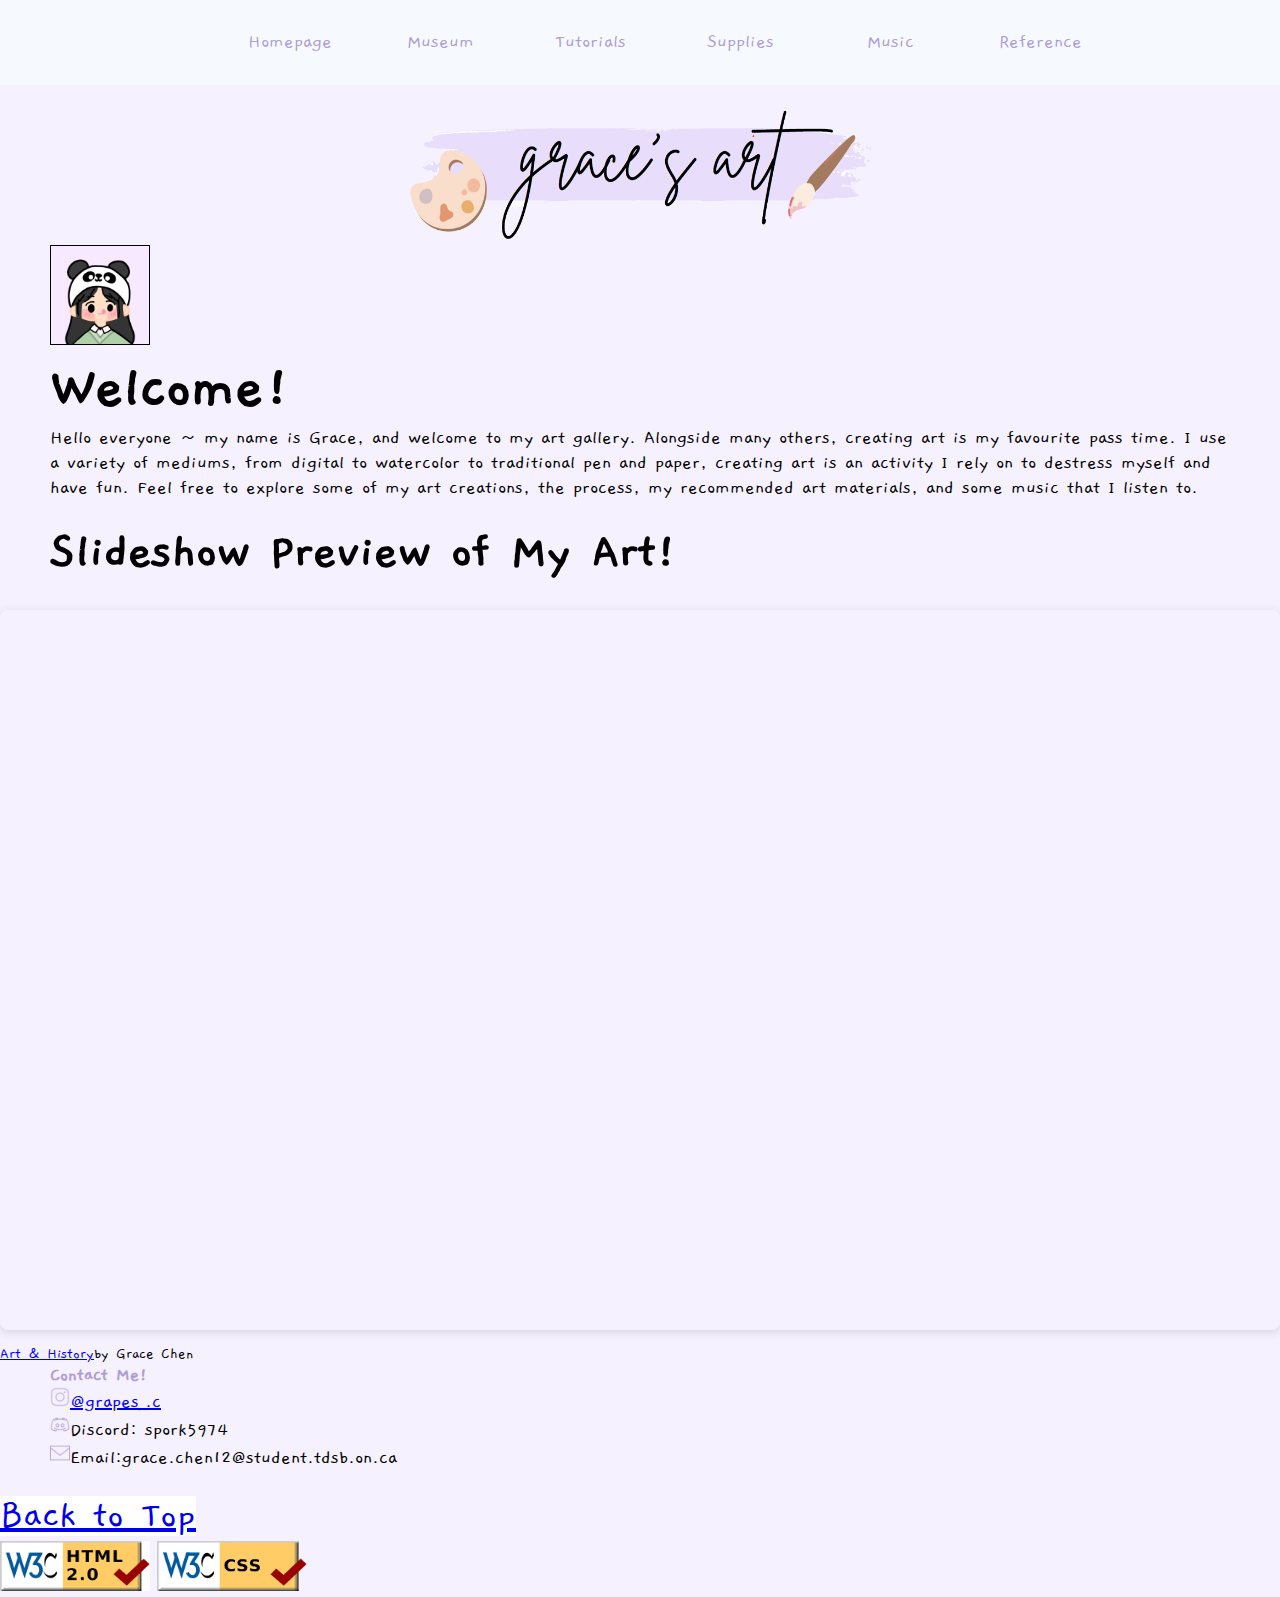
<file: index.html>
<!DOCTYPE html>
<html lang="en">
	<head>
		<!--Heading metadata-->
		<meta charset="UTF-8">
		<title>Homepage</title>
		<link href="style.css" rel="stylesheet" type="text/css">
		<link href="images/favicon.png" rel="icon" type="images/x-icon">
	</head>
	<body>
		<!--Menu Bar-->
		<div class="menu-bar">
			<ul>
				<li><a href="homepage.html">Homepage</a></li>
				<li><a href="gallery.html">Museum</a></li>
				<li><a href="art_process.html">Tutorials</a></li>
				<li><a href="supplies.html">Supplies</a></li>
				<li><a href="music.html">Music</a></li>
				<li><a href="reference.html">Reference</a></li>
			</ul>
		</div>
		<!--Display my logo and profile-->
		<img class="logo" src="images/title_image.png" alt="Grace's Gallery">
		<img src="images/me.png" alt="me" class="profile">

		<!--Introduction-->
		<h1>Welcome!</h1>
		<p>
			Hello everyone ~ my name is Grace, and welcome to my art gallery.
			Alongside many others, creating art is my favourite pass time. I use a
			variety of mediums, from digital to watercolor to traditional pen and
			paper, creating art is an activity I rely on to destress myself and have
			fun. Feel free to explore some of my art creations, the process, my
			recommended art materials, and some music that I listen to.
		</p>
		<br>

		<!---Canva IFrame Embed Code-->
		<h2>Slideshow Preview of My Art!</h2>
		<div class="slideshow1">
			<iframe class="slideshow2" src="https:&#x2F;&#x2F;www.canva.com&#x2F;design&#x2F;DAFlz5SJjkg&#x2F;view?embed" allowfullscreen="allowfullscreen" allow="fullscreen"></iframe>
		</div>
		<a href="https:&#x2F;&#x2F;www.canva.com&#x2F;design&#x2F;DAFlz5SJjkg&#x2F;view?utm_content=DAFlz5SJjkg&amp;utm_campaign=designshare&amp;utm_medium=embeds&amp;utm_source=link" target="_blank" rel="noopener">Art &amp; History</a>by Grace Chen
		<br>
		<!--Contact Information with images-->
		<h3>Contact Me!</h3>
		<p>
			<img class="contact_image" src="images/insta.png" alt="insta"><a href="https://www.instagram.com/grapes_.c/">@grapes_.c</a><br>
			<img class="contact_image" src="images/discord.png" alt="discord">Discord: spork5974<br>
			<img class="contact_image" src="images/email.png" alt="email">Email:grace.chen12@student.tdsb.on.ca<br>
		</p>
		<br>
		<!--Back to top button-->
		<a class="backtotop" href="index.html">Back to Top</a>
		<br>
		<!--CSS Validator and HTML validator-->
		<a href="https://validator.w3.org/nu/?doc=https%3A%2F%2Fchengrace12.github.io%2Fhome%2F"><img class="validator"  src="images/html_validator.png" alt="html_validator"></a>
		<a href="https://jigsaw.w3.org/css-validator/validator?uri=https%3A%2F%2Fchengrace12.github.io%2Fhome%2Fstyle.css&profile=css3svg&usermedium=all&warning=1&vextwarning=&lang=en"><img class="validator" src="images/css_validator.png" alt="css_validator"></a>
	</body>
</html>
</file>
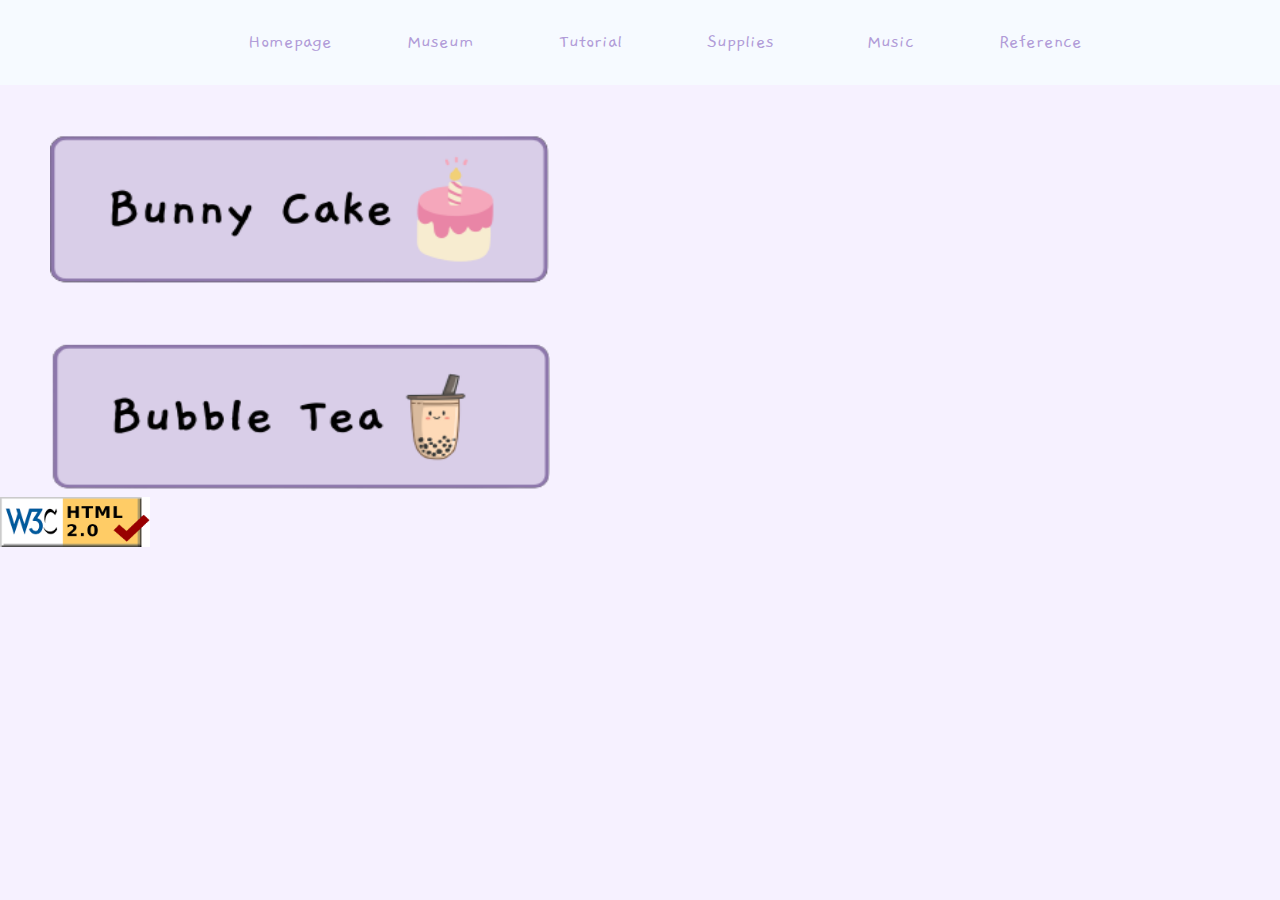
<file: art_process.html>
<!DOCTYPE html>
<html lang="en">
	<head>
		<!--Heading metadata-->
		<meta charset = "UTF-8">
		<title>Tutorial</title>
		<link href = "style.css" rel="stylesheet" type = "text/css">
		<link href = "images/favicon.png" rel="icon"  type = "images/x-icon">
	</head>
	<body>
		<!--Menu bar to go to other pages in webiste-->
		<div class = "menu-bar">
			<ul>
				<li><a href = "index.html">Homepage</a></li>
				<li><a href = "gallery.html">Museum</a></li>
				<li><a href = "art_process.html">Tutorial</a></li>
				<li><a href = "supplies.html">Supplies</a></li>
				<li><a href = "music.html">Music</a></li>
				<li><a href="reference.html">Reference</a></li>
			</ul>	
		</div>
		<!--Buttons to reach other tutorials-->
		<a href="bunny_cake.html"><img src="images/cake_button.png" alt="cake button" class="button"></a>
		<br>
		<a href="boba.html"><img src="images/boba_button.png" alt="boba button" class="button"></a>
		<br>
		<!--HTML validator-->
		<a href="https://validator.w3.org/nu/?doc=https%3A%2F%2Fchengrace12.github.io%2Fhome%2Fart_process.html"><img class="validator"  src="images/html_validator.png" alt="html_validator"></a>
	</body>
</html>
</file>
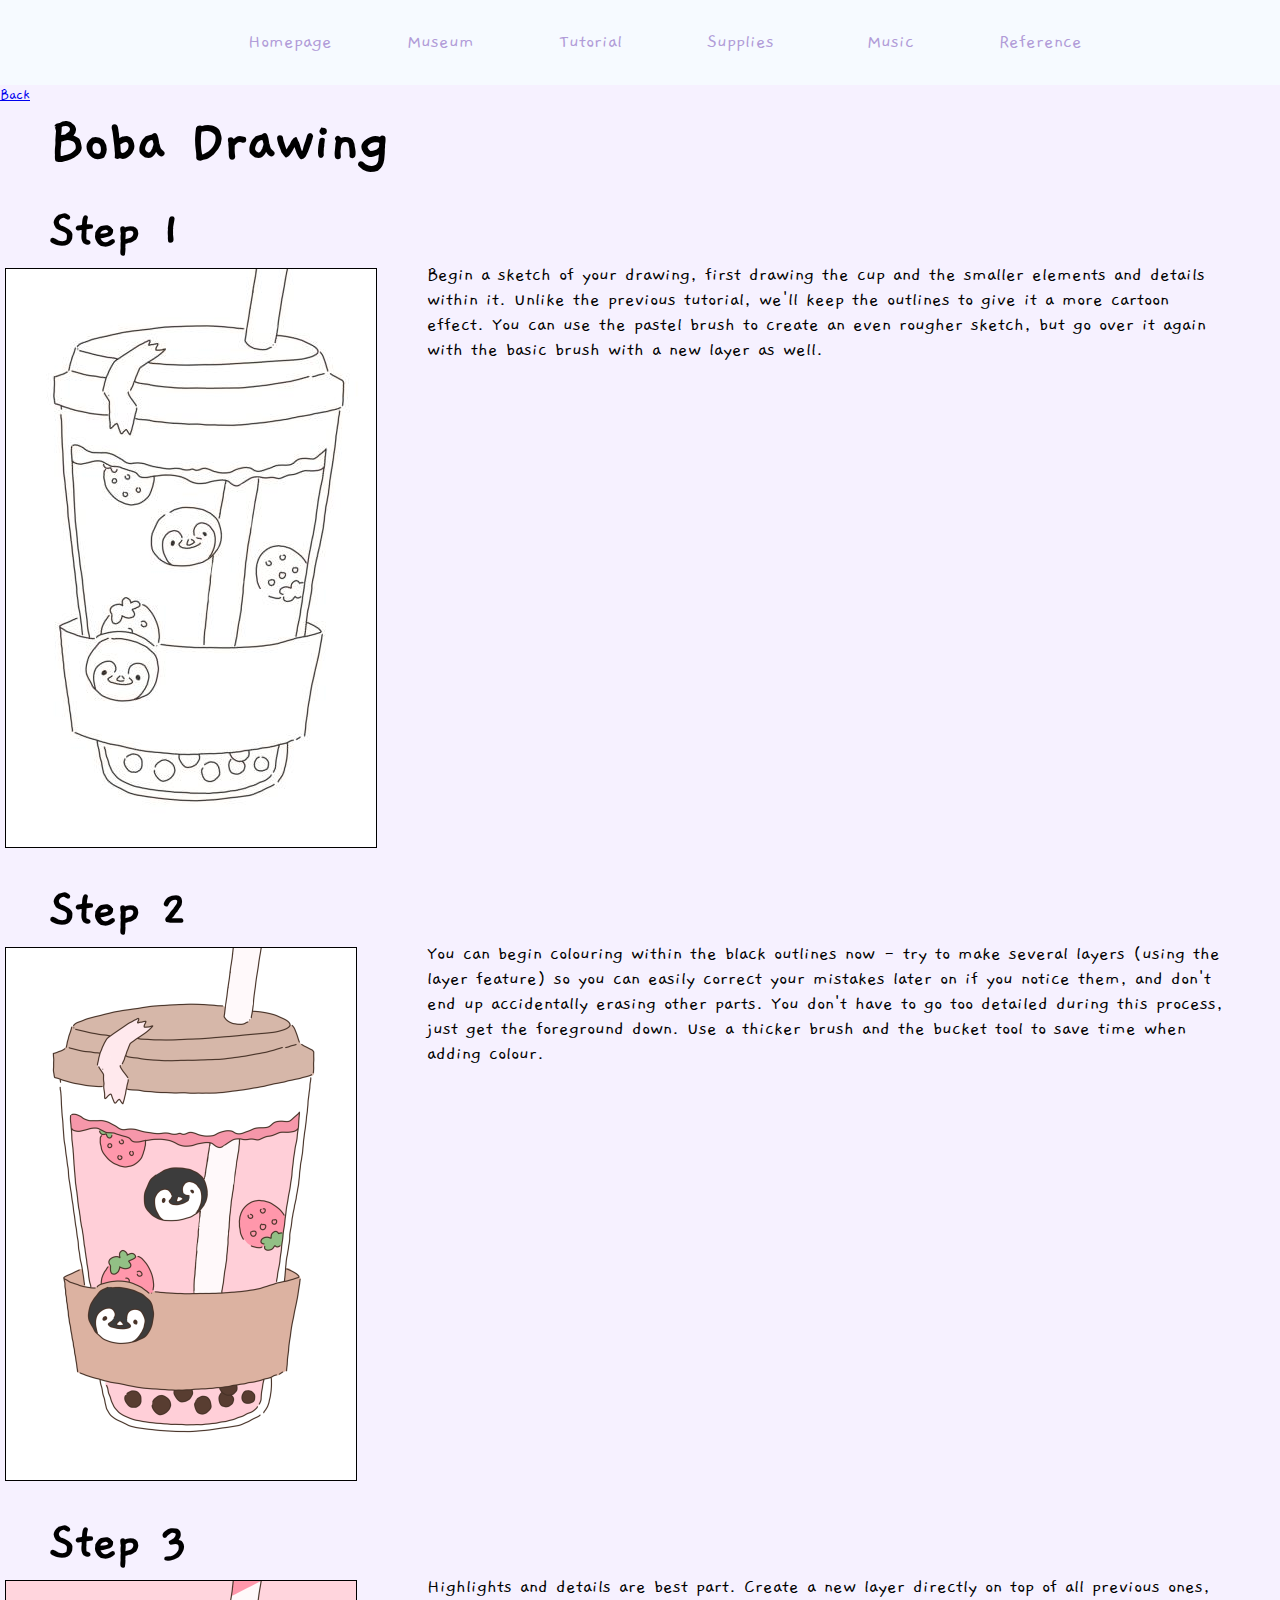
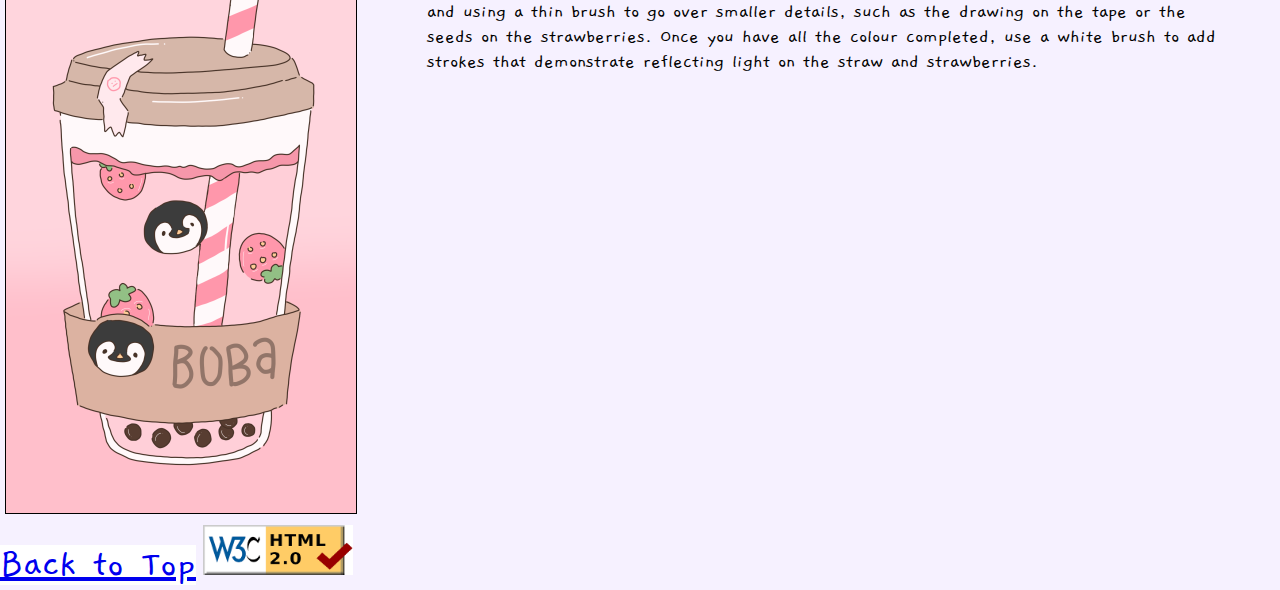
<file: boba.html>
<!DOCTYPE html>
<html lang="en">
	<head>
		<!--Heading metadata-->
		<meta charset = "UTF-8">
		<title>Bubble Tea</title>
		<link href = "style.css" rel="stylesheet" type = "text/css">
		<link href = "images/favicon.png" rel="icon"  type = "images/x-icon">
	</head>
	<body>
		<!--Menu bar to go to other pages in webiste-->
		<div class = "menu-bar">
			<ul>
				<li><a href = "index.html">Homepage</a></li>
				<li><a href = "gallery.html">Museum</a></li>
				<li><a href = "art_process.html">Tutorial</a></li>
				<li><a href = "supplies.html">Supplies</a></li>
				<li><a href = "music.html">Music</a></li>
				<li><a href="reference.html">Reference</a></li>
			</ul>	
		</div>
		<!--Back link-->
		<a href="art_process.html">Back</a>
		<br>
		<h1>Boba Drawing</h1>
		<br>
		<!--Step by step process on how to make the art-->
		<h2>Step 1</h2>
			<div class="row">
				<div class="column">
					<img src="images/boba_drawing1.jpg" class="process_image" alt = "Boba Drawing 1">
				</div>
				<p>
					Begin a sketch of your drawing, first drawing the cup and the smaller elements and details within it. Unlike the previous tutorial, we'll keep
					the outlines to give it a more cartoon effect. You can use the pastel brush to create an even rougher sketch, but go over it again with the basic brush
					with a new layer as well.
				</p>
			</div>
			<br>
		<h2>Step 2</h2>
			<div class="row">
				<div class="column">
					<img src="images/boba_drawing2.png" class="process_image"  alt = "Bunny Cake 2">
				</div>
				<p>
					You can begin colouring within the black outlines now - try to make several layers (using the layer feature) so you can easily correct your 
					mistakes later on if you notice them, and don't end up accidentally erasing other parts. You don't have to go too detailed during this process, 
					just get the foreground down. Use a thicker brush and the bucket tool to save time when adding colour.
				</p>
			</div>
			<br>
		<h2>Step 3</h2>
			<div class="row">
				<div class="column">
					<img src="images/boba_drawingfinal.png" class="process_image"  alt = "Bunny Cake 3">
				</div>
				<p>
					Highlights and details are best part. Create a new layer directly on top of all previous ones, and using a thin brush to go over smaller details, 
					such as the drawing on the tape or the seeds on the strawberries. Once you have all the colour completed, use a white brush to add strokes that
					demonstrate reflecting light on the straw and strawberries.
				</p>
			</div>
		<a class="backtotop" href="boba.html">Back to Top</a>
		<a href="https://validator.w3.org/nu/?doc=https%3A%2F%2Fchengrace12.github.io%2Fhome%2Fboba.html"><img class="validator"  src="images/html_validator.png" alt="html_validator"></a>
	</body>
</html>
</file>
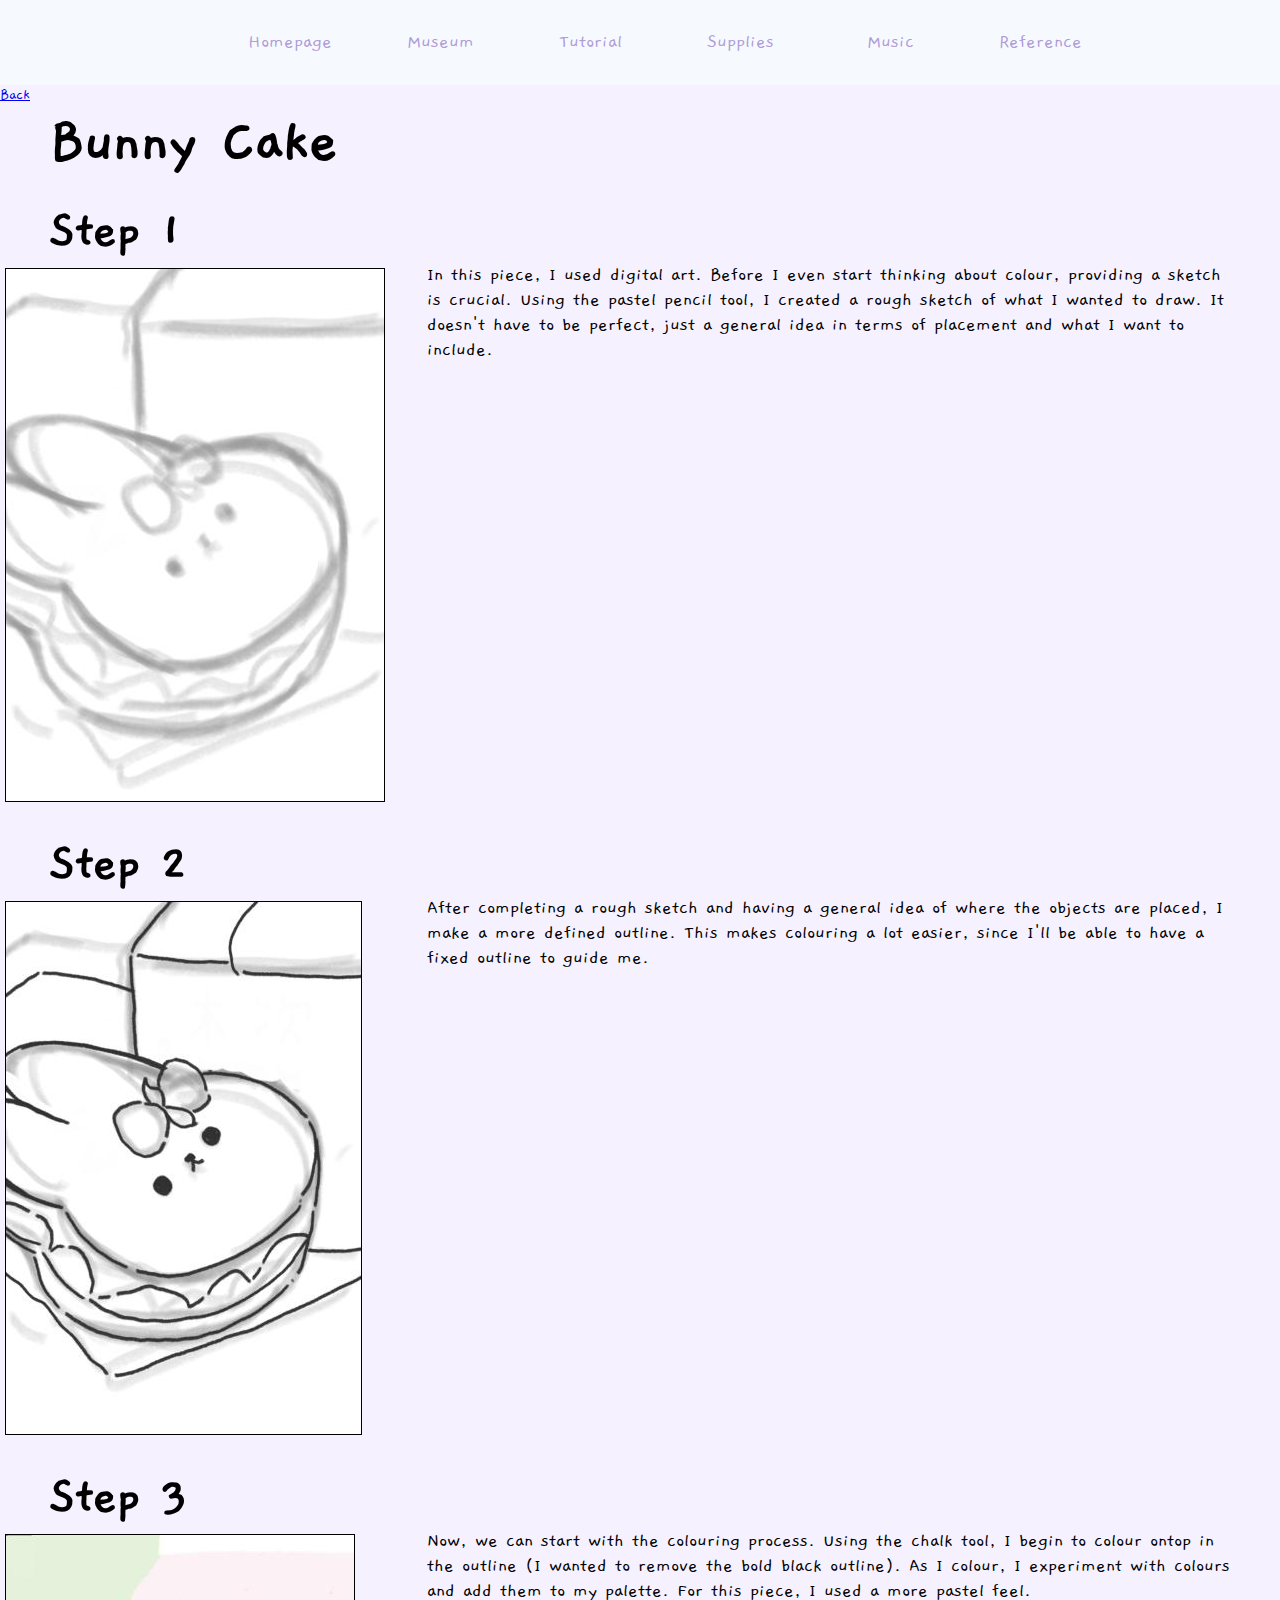
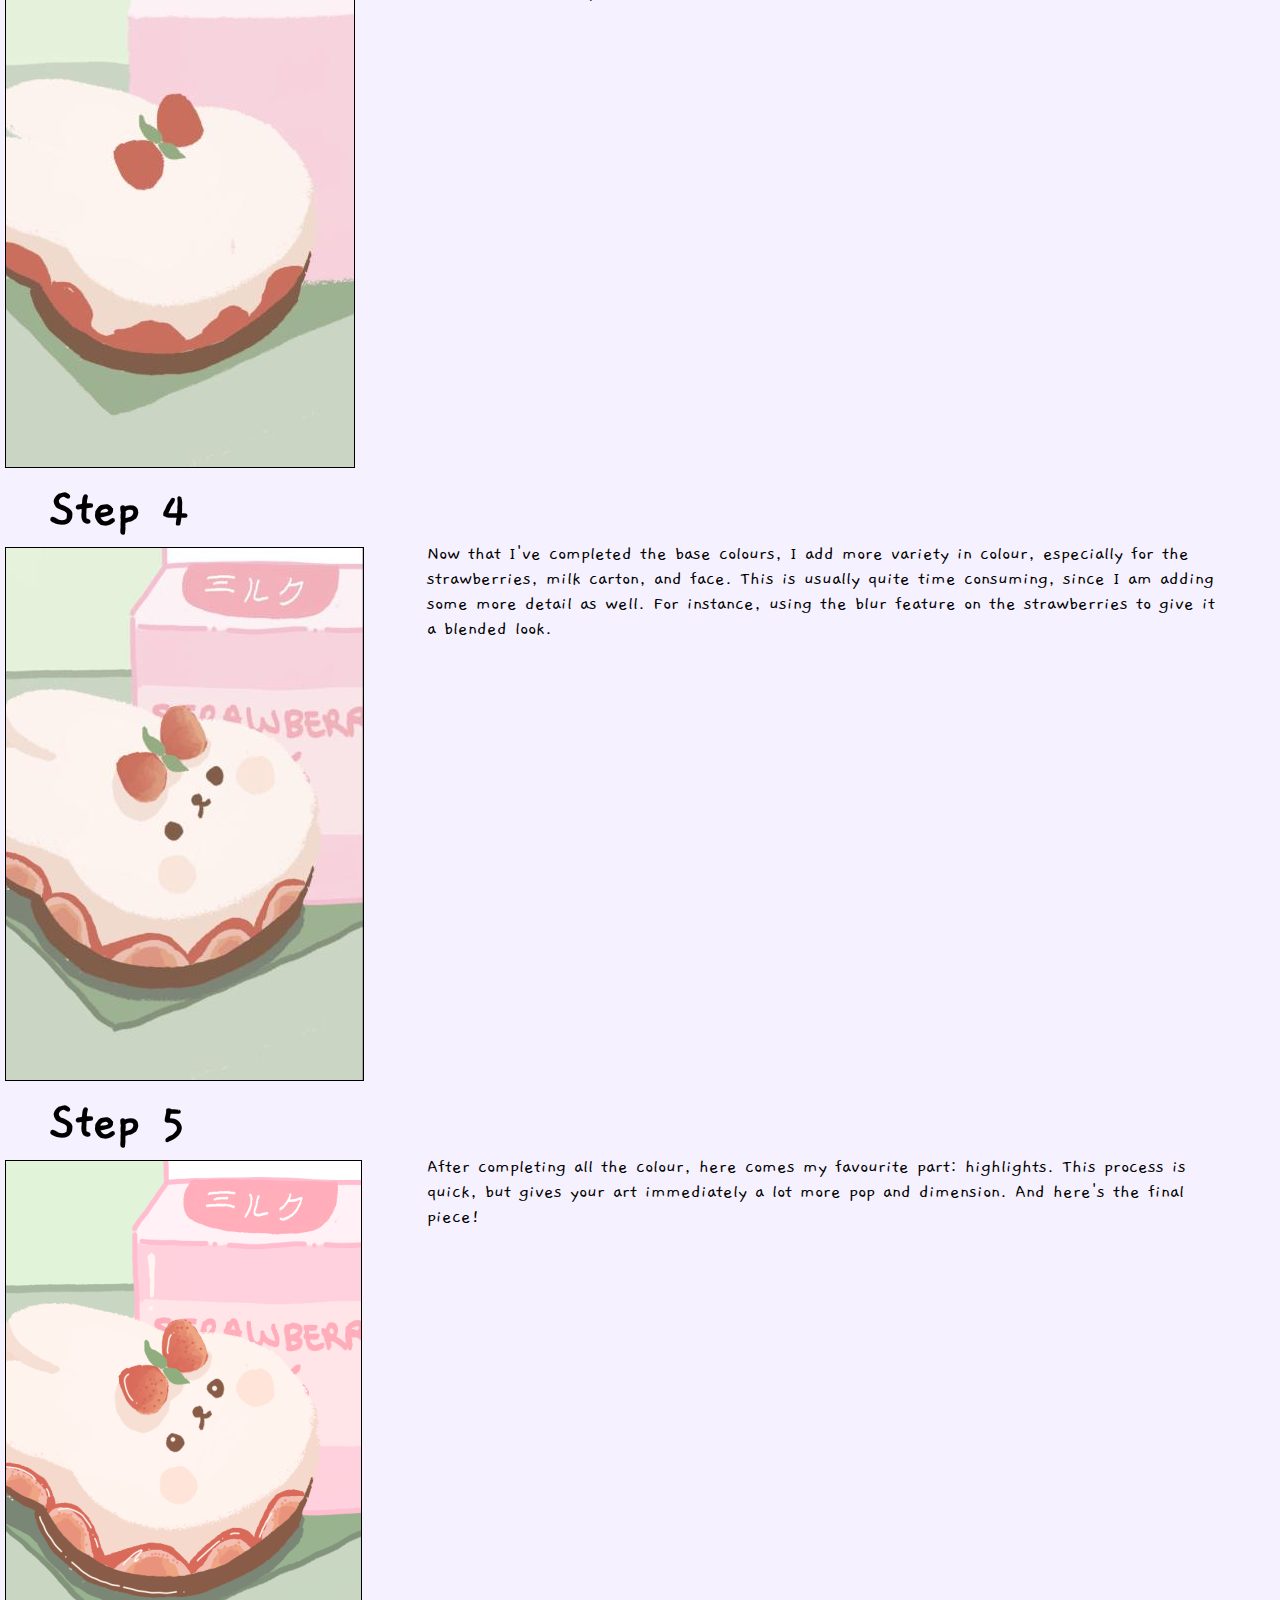
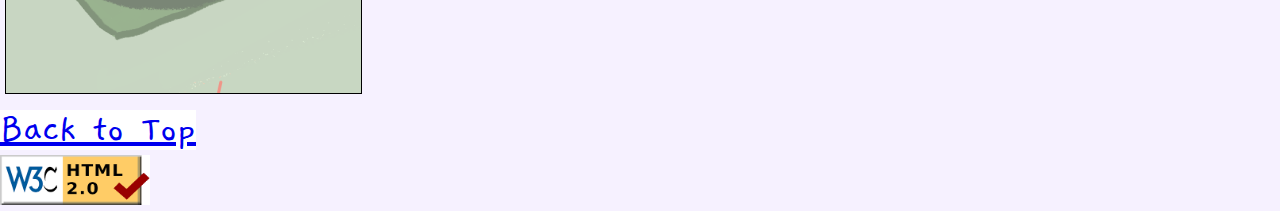
<file: bunny_cake.html>
<!DOCTYPE html>
<html lang="en">
	<head>
		<!--Heading metadata-->
		<meta charset = "UTF-8">
		<title>Bunny Cake</title>
		<link href = "style.css" rel="stylesheet" type = "text/css">
		<link href = "images/favicon.png" rel="icon"  type = "images/x-icon">
	</head>
	<body>
		<!--Menu bar to go to other pages in webiste-->
		<div class = "menu-bar">
			<ul>
				<li><a href = "index.html">Homepage</a></li>
				<li><a href = "gallery.html">Museum</a></li>
				<li><a href = "art_process.html">Tutorial</a></li>
				<li><a href = "supplies.html">Supplies</a></li>
				<li><a href = "music.html">Music</a></li>
				<li><a href="reference.html">Reference</a></li>
			</ul>	
		</div>
		<!--Back link-->
		<a href="art_process.html">Back</a>
		<br>
		<h1>Bunny Cake</h1>
		<br>
		<!--Step by step process on how to make the art-->
		<h2>Step 1</h2>
			<div class="row">
				<div class="column">
					<img src="images/cake_drawing1.jpg" class="process_image" alt = "Cake Drawing 1">
				</div>
				<p>
					In this piece, I used digital art. Before I even start thinking about colour, providing a sketch is crucial. Using the pastel pencil tool, I created a rough sketch
					of what I wanted to draw. It doesn't have to be perfect, just a general idea in terms of placement and what I want to include.
				</p>
			</div>
			<br>		
		<h2>Step 2</h2>
			<div class="row">
				<div class="column">
					<img src="images/cake_drawing2.jpg" class="process_image"  alt = "Cake Drawing 2">
				</div>
				<p>
					After completing a rough sketch and having a general idea of where the objects are placed, I make a more defined outline. This makes colouring a lot easier, since 
					I'll be able to have a fixed outline to guide me.
				</p>
			</div>
			<br>
		
		<h2>Step 3</h2>
			<div class="row">
				<div class="column">
					<img src="images/cake_drawing3.jpg" class="process_image"  alt = "Cake Drawing 3">
				</div>
				<p>
					Now, we can start with the colouring process. Using the chalk tool, I begin to colour ontop in the outline (I wanted to remove the bold black outline). As I colour,
					I experiment with colours and add them to my palette. For this piece, I used a more pastel feel.
				</p>
			</div>
			
		<h2>Step 4</h2>
			<div class="row">
				<div class="column">
					<img src="images/cake_drawing4.jpg" class="process_image"  alt = "Cake Drawing 4">
				</div>
				<p>
					Now that I've completed the base colours, I add more variety in colour, especially for the strawberries, milk carton, and face. This is usually quite time consuming, since
					I am adding some more detail as well. For instance, using the blur feature on the strawberries to give it a blended look.
				</p>
			</div>
		<h2>Step 5</h2>
			<div class="row">
				<div class="column">
					<img src="images/cake_drawingfinal.png" class="process_image"  alt = "Cake Drawing Final">
				</div>
				<p>
					After completing all the colour, here comes my favourite part: highlights. This process is quick, but gives your art immediately a lot more pop and dimension. And here's
					the final piece!
				</p>
			</div>
		<!--Back to top button-->
		<a class="backtotop" href="bunny_cake.html">Back to Top</a>
		<br>
		<!--HTML Validator-->
		<a href="https://validator.w3.org/nu/?doc=https%3A%2F%2Fchengrace12.github.io%2Fhome%2Fbunny_cake.html"><img class="validator"  src="images/html_validator.png" alt="html_validator"></a>
	</body>
</html>
</file>
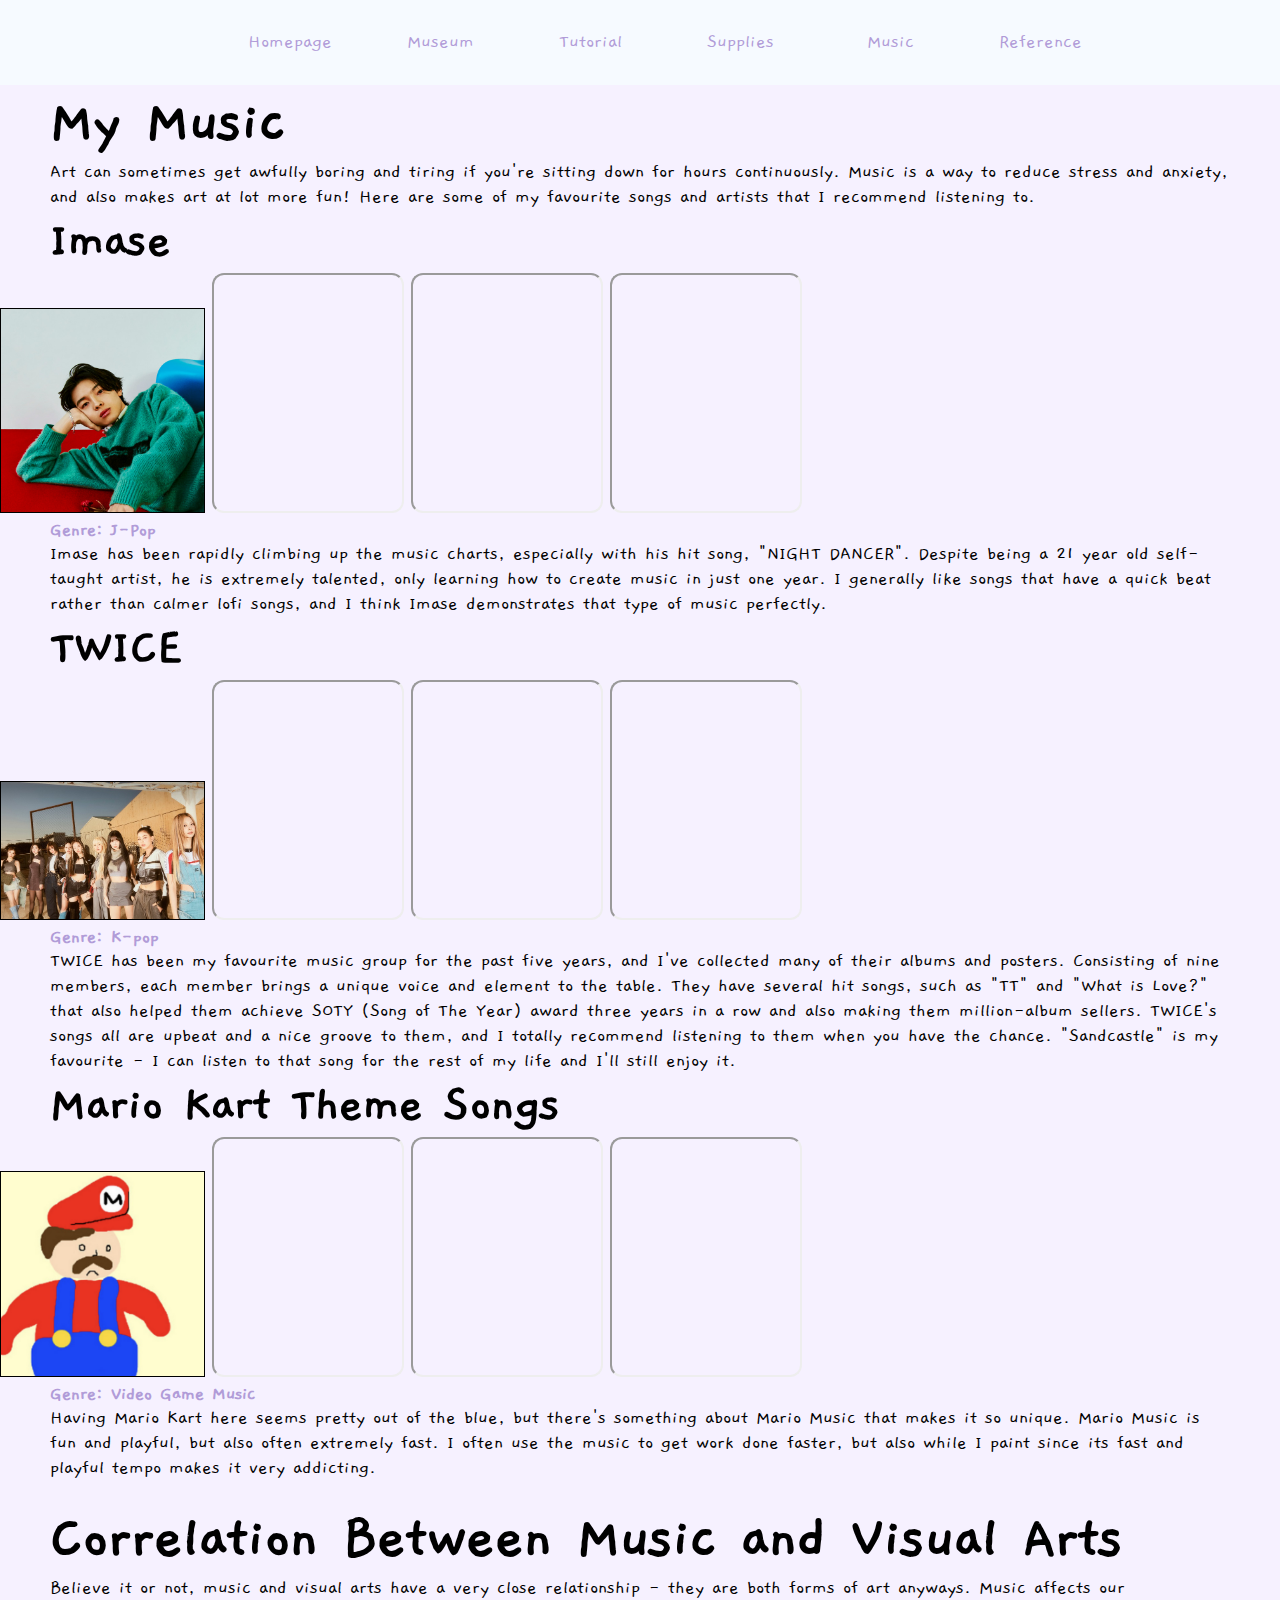
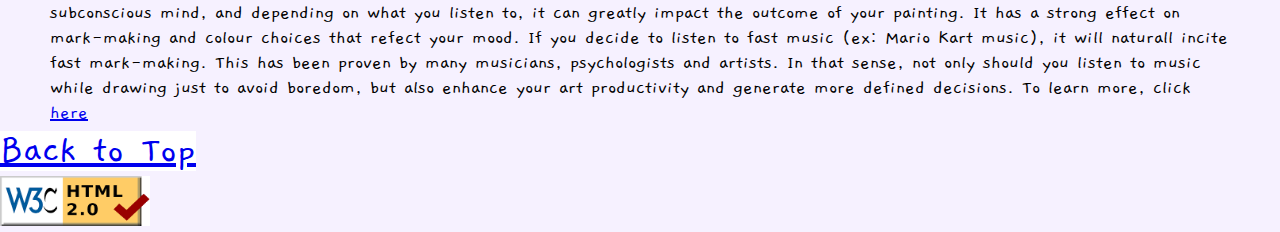
<file: music.html>
<!DOCTYPE html>
<html lang="en">
	<head>
		<!--Heading metadata-->
		<meta charset = "UTF-8">
		<title>Music</title>
		<link href = "style.css" rel="stylesheet" type = "text/css">
		<link href = "images/favicon.png" rel="icon"  type = "images/x-icon">
	</head>
	<body>
		<!--Menu bar to go to other pages in webiste-->
		<div class = "menu-bar">
			<ul>
				<li><a href = "index.html">Homepage</a></li>
				<li><a href = "gallery.html">Museum</a></li>
				<li><a href = "art_process.html">Tutorial</a></li>
				<li><a href = "supplies.html">Supplies</a></li>
				<li><a href = "music.html">Music</a></li>
				<li><a href="reference.html">Reference</a></li>
			</ul>	
		</div>
		<!--Brief introduction-->
		<h1>My Music</h1>
			<p>Art can sometimes get awfully boring and tiring if you're sitting down for hours continuously. Music is a way to reduce stress and anxiety, and also makes art
			at lot more fun! Here are some of my favourite songs and artists that I recommend listening to.
			</p>
			<!--Music Artist 1-->
			<h2>Imase</h2>
				<img src="images/imase.jpg" class="music_image" alt="imase">
				<iframe class="spotify" src="https://open.spotify.com/embed/track/5SWxyVd5Q5c1jzPpdL9olt?utm_source=generator" allow="autoplay; clipboard-write; encrypted-media; fullscreen; picture-in-picture" loading="lazy"></iframe>
				<iframe class="spotify" src="https://open.spotify.com/embed/track/0bdAQ9dwLA5cJtgM05PRKW?utm_source=generator" allow="autoplay; clipboard-write; encrypted-media; fullscreen; picture-in-picture" loading="lazy"></iframe>
				<iframe class="spotify" src="https://open.spotify.com/embed/track/2QS8VmtgJ40DBQbOfK4W9U?utm_source=generator" allow="autoplay; clipboard-write; encrypted-media; fullscreen; picture-in-picture" loading="lazy"></iframe>
				<h3>Genre: J-Pop</h3>
					<p>
						Imase has been rapidly climbing up the music charts, especially with his hit song, "NIGHT DANCER". Despite being a 21 year old self-taught
						artist, he is extremely talented, only learning how to create music in just one year. I generally like songs that have a quick beat rather 
						than calmer lofi songs, and I think Imase demonstrates that type of music perfectly.
					</p>					
			<!--Music Artist 2-->
			<h2>TWICE</h2>
				<img src="images/twice.jpg" class="music_image" alt="twice">
				<iframe class="spotify" src="https://open.spotify.com/embed/track/4OtVQ2ZxS7yigIjGz5yKg1?utm_source=generator" allow="autoplay; clipboard-write; encrypted-media; fullscreen; picture-in-picture" ></iframe>
				<iframe class="spotify" src="https://open.spotify.com/embed/track/1JxPnxcXUw3XOFHOhnootp?utm_source=generator" allow="autoplay; clipboard-write; encrypted-media; fullscreen; picture-in-picture" ></iframe>
				<iframe class="spotify" src="https://open.spotify.com/embed/track/6YBcbXDYIITuyCEN2YwGRy?utm_source=generator" allow="autoplay; clipboard-write; encrypted-media; fullscreen; picture-in-picture" ></iframe>
				<h3>Genre: K-pop</h3>
					<p>
						TWICE has been my favourite music group for the past five years, and I've collected many of their albums and posters. Consisting of nine
						members, each member brings a unique voice and element to the table. They have several hit songs, such as "TT" and "What is Love?" that 
						also helped them achieve SOTY (Song of The Year) award three years in a row and also making them million-album sellers. TWICE's songs all are upbeat and a nice groove to them, and I
						totally recommend listening to them when you have the chance. "Sandcastle" is my favourite - I can listen to that song for the rest of my life
						and I'll still enjoy it.
					</p>
			<!--Music Artist 3-->
			<h2>Mario Kart Theme Songs</h2>
				<img src="images/mario.png" class="music_image" alt="mario">
				<iframe class="spotify" src="https://open.spotify.com/embed/track/2dsscfSdgEMQhWaqWTZ5Ek?utm_source=generator" allow="autoplay; clipboard-write; encrypted-media; fullscreen; picture-in-picture" ></iframe>
				<iframe class="spotify" src="https://open.spotify.com/embed/track/0wjzxJeV9riRFSwecc1kCy?utm_source=generator" allow="autoplay; clipboard-write; encrypted-media; fullscreen; picture-in-picture" ></iframe>
				<iframe class="spotify" src="https://open.spotify.com/embed/track/6pFglHjDenzPHZxM3ABiiC?utm_source=generator" allow="autoplay; clipboard-write; encrypted-media; fullscreen; picture-in-picture" ></iframe>
				<h3>Genre: Video Game Music</h3>
					<p>
						Having Mario Kart here seems pretty out of the blue, but there's something about Mario Music that makes it so unique. Mario Music is fun and
						playful, but also often extremely fast. I often use the music to get work done faster, but also while I paint since its fast and playful tempo
						makes it very addicting.
					</p>
		<br>
		<!--Brief parapgraph talking about music and visual arts relationship-->
		<h1>Correlation Between Music and Visual Arts</h1>
			<p>
				Believe it or not, music and visual arts have a very close relationship - they are both forms of art anyways. Music affects our subconscious mind, and 
				depending on what you listen to, it can greatly impact the outcome of your painting. It has a strong effect on mark-making and colour choices that refect
				your mood. If you decide to listen to fast music (ex: Mario Kart music), it will naturall incite fast mark-making. This has been proven by many musicians, 
				psychologists and artists. In that sense, not only should you listen to music while drawing just to avoid boredom, but also enhance your art productivity 
				and generate more defined decisions. To learn more, click
				<a href="https://stagemusiccenter.com/music-school-blog-winchester-acton-ma/2019/12/1/music-and-artspainting-from-music#:~:text=Music%20and%20art%2C%20particularly%20painting,emotions%20and%20feelings%20within%20us.">here</a>
			</p>
		<!--Back to top button-->
		<a class="backtotop" href="music.html">Back to Top</a>
		<br>
		<!--HTML validator-->
		<a href="https://validator.w3.org/nu/?doc=https%3A%2F%2Fchengrace12.github.io%2Fhome%2Fmusic.html"><img class="validator"  src="images/html_validator.png" alt="html_validator"></a>
	</body>
</html>
</file>
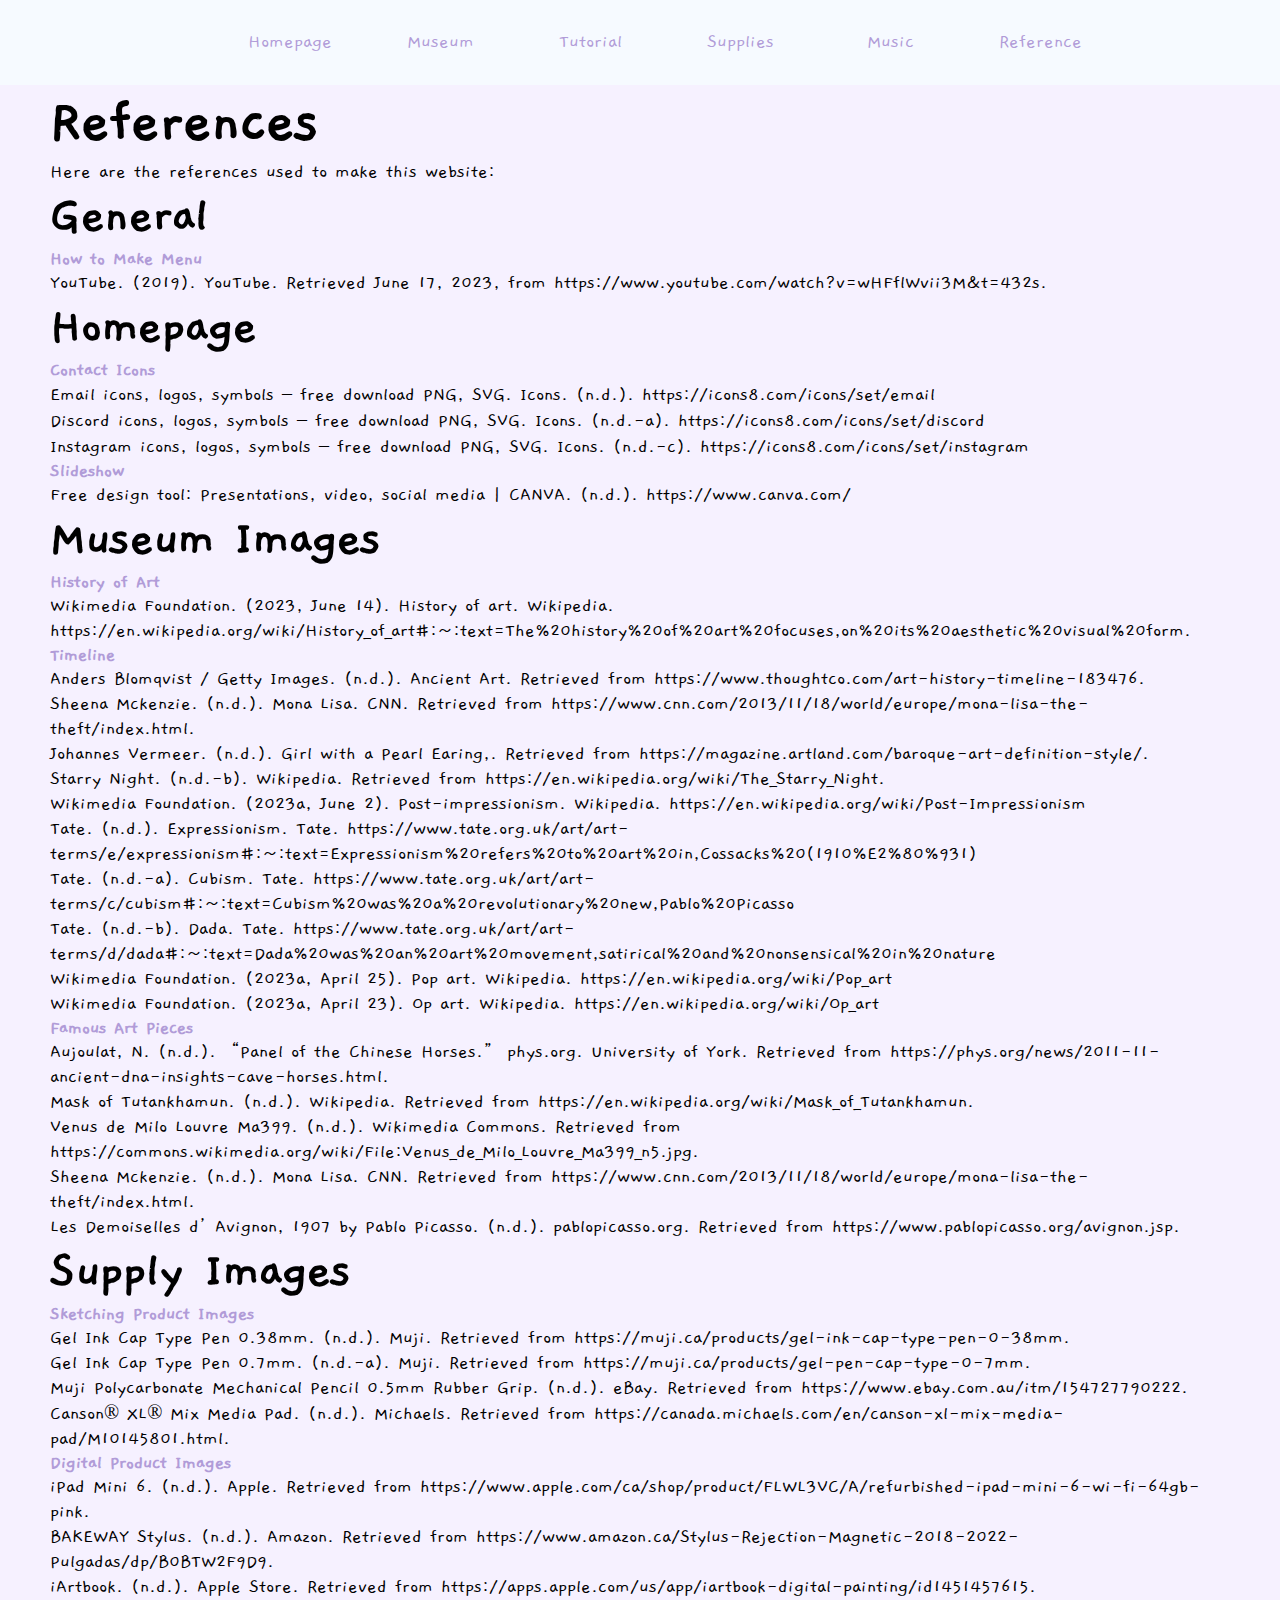
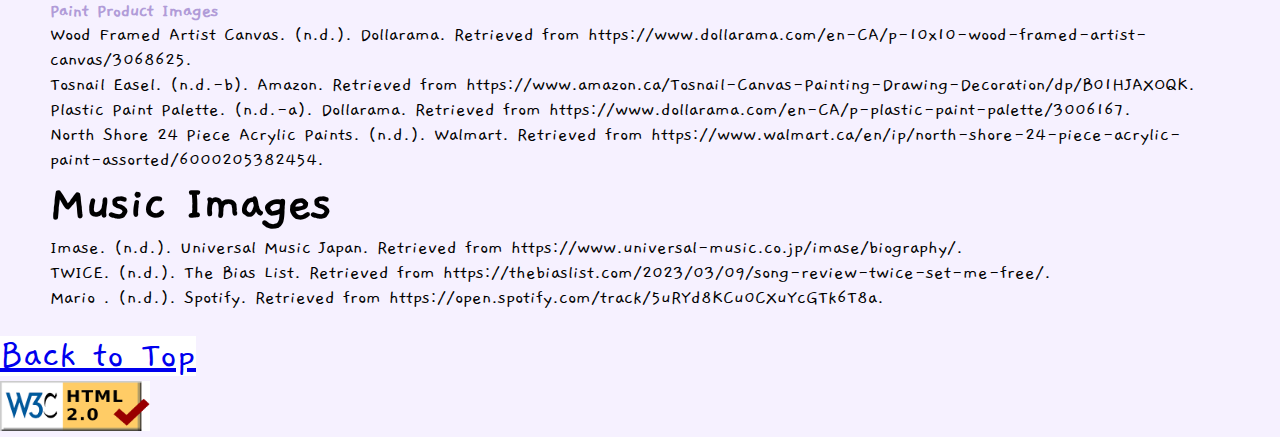
<file: reference.html>
<!DOCTYPE html>
<html lang="en">
	<head>
		<!--Heading metadata-->
		<meta charset = "UTF-8">
		<title>References</title>
		<link href = "style.css" rel="stylesheet" type = "text/css">
		<link href = "images/favicon.png" rel="icon"  type = "images/x-icon">
	</head>
	<body>
		<!--Menu bar to go to other pages in webiste-->
		<div class = "menu-bar">
			<ul>
				<li><a href = "index.html">Homepage</a></li>
				<li><a href = "gallery.html">Museum</a></li>
				<li><a href = "art_process.html">Tutorial</a></li>
				<li><a href = "supplies.html">Supplies</a></li>
				<li><a href = "music.html">Music</a></li>
				<li><a href="reference.html">Reference</a></li>

			</ul>	
		</div>
	
		<h1>References</h1>
		<p>Here are the references used to make this website:
		<br>
		<!--General citations for sites used-->
		<h2>General</h2>
			<h3>How to Make Menu</h3>
				<p>YouTube. (2019). YouTube. Retrieved June 17, 2023, from https://www.youtube.com/watch?v=wHFflWvii3M&amp;t=432s. </p>
		<!--APA citations for apps and images used for homepage-->
		<h2>Homepage</h2>
			<h3>Contact Icons</h3>
				<p>Email icons, logos, symbols – free download PNG, SVG. Icons. (n.d.). https://icons8.com/icons/set/email </p>
				<p>Discord icons, logos, symbols – free download PNG, SVG. Icons. (n.d.-a). https://icons8.com/icons/set/discord </p>
				<p>Instagram icons, logos, symbols – free download PNG, SVG. Icons. (n.d.-c). https://icons8.com/icons/set/instagram </p>
			<h3>Slideshow</h3>
				<p>Free design tool: Presentations, video, social media | CANVA. (n.d.). https://www.canva.com/ </p>
		<!--APA citations for museum information on art history-->
		<h2>Museum Images</h2>
			<h3>History of Art</h3>
				<p>Wikimedia Foundation. (2023, June 14). History of art. Wikipedia. https://en.wikipedia.org/wiki/History_of_art#:~:text=The%20history%20of%20art%20focuses,on%20its%20aesthetic%20visual%20form. </p>
			<!--APA citations for timeline information and images-->
			<h3>Timeline</h3>
				<p>Anders Blomqvist / Getty Images. (n.d.). Ancient Art. Retrieved from https://www.thoughtco.com/art-history-timeline-183476. </p>
				<p>Sheena Mckenzie. (n.d.). Mona Lisa. CNN. Retrieved from https://www.cnn.com/2013/11/18/world/europe/mona-lisa-the-theft/index.html. </p>
				<p>Johannes Vermeer. (n.d.). Girl with a Pearl Earing,. Retrieved from https://magazine.artland.com/baroque-art-definition-style/. </p>
				<p>Starry Night. (n.d.-b). Wikipedia. Retrieved from https://en.wikipedia.org/wiki/The_Starry_Night. </p>
				<p>Wikimedia Foundation. (2023a, June 2). Post-impressionism. Wikipedia. https://en.wikipedia.org/wiki/Post-Impressionism </p>
				<p>Tate. (n.d.). Expressionism. Tate. https://www.tate.org.uk/art/art-terms/e/expressionism#:~:text=Expressionism%20refers%20to%20art%20in,Cossacks%20(1910%E2%80%931) </p>
				<p>Tate. (n.d.-a). Cubism. Tate. https://www.tate.org.uk/art/art-terms/c/cubism#:~:text=Cubism%20was%20a%20revolutionary%20new,Pablo%20Picasso </p>
				<p>Tate. (n.d.-b). Dada. Tate. https://www.tate.org.uk/art/art-terms/d/dada#:~:text=Dada%20was%20an%20art%20movement,satirical%20and%20nonsensical%20in%20nature </p>
				<p>Wikimedia Foundation. (2023a, April 25). Pop art. Wikipedia. https://en.wikipedia.org/wiki/Pop_art </p>
				<p>Wikimedia Foundation. (2023a, April 23). Op art. Wikipedia. https://en.wikipedia.org/wiki/Op_art </p>
		<!--APA citations for famous art pieces-->
			<h3>Famous Art Pieces</h3>
				<p>Aujoulat, N. (n.d.). “Panel of the Chinese Horses.” phys.org. University of York. Retrieved from https://phys.org/news/2011-11-ancient-dna-insights-cave-horses.html. </p>
				<p>Mask of Tutankhamun. (n.d.). Wikipedia. Retrieved from https://en.wikipedia.org/wiki/Mask_of_Tutankhamun. </p>
				<p>Venus de Milo Louvre Ma399. (n.d.). Wikimedia Commons. Retrieved from https://commons.wikimedia.org/wiki/File:Venus_de_Milo_Louvre_Ma399_n5.jpg. </p>
				<p>Sheena Mckenzie. (n.d.). Mona Lisa. CNN. Retrieved from https://www.cnn.com/2013/11/18/world/europe/mona-lisa-the-theft/index.html. </p>
				<p>Les Demoiselles d’Avignon, 1907 by Pablo Picasso. (n.d.). pablopicasso.org. Retrieved from https://www.pablopicasso.org/avignon.jsp. </p>
		<!--APA citations for supply images-->
		<h2>Supply Images</h2>
			<h3>Sketching Product Images</h3>
				<p>Gel Ink Cap Type Pen 0.38mm. (n.d.). Muji. Retrieved from https://muji.ca/products/gel-ink-cap-type-pen-0-38mm. </p>
				<p>Gel Ink Cap Type Pen 0.7mm. (n.d.-a). Muji. Retrieved from https://muji.ca/products/gel-pen-cap-type-0-7mm. </p>
				<p>Muji Polycarbonate Mechanical Pencil 0.5mm Rubber Grip. (n.d.). eBay. Retrieved from https://www.ebay.com.au/itm/154727790222. </p>
				<p>Canson® XL® Mix Media Pad. (n.d.). Michaels. Retrieved from https://canada.michaels.com/en/canson-xl-mix-media-pad/M10145801.html. </p>
			<h3>Digital Product Images</h3>
				<p>iPad Mini 6. (n.d.). Apple. Retrieved from https://www.apple.com/ca/shop/product/FLWL3VC/A/refurbished-ipad-mini-6-wi-fi-64gb-pink. </p>
				<p>BAKEWAY Stylus. (n.d.). Amazon. Retrieved from https://www.amazon.ca/Stylus-Rejection-Magnetic-2018-2022-Pulgadas/dp/B0BTW2F9D9. </p>
				<p>iArtbook. (n.d.). Apple Store. Retrieved from https://apps.apple.com/us/app/iartbook-digital-painting/id1451457615. </p>
			<h3>Paint Product Images</h3>
				<p>Wood Framed Artist Canvas. (n.d.). Dollarama. Retrieved from https://www.dollarama.com/en-CA/p-10x10-wood-framed-artist-canvas/3068625. </p>
				<p>Tosnail Easel. (n.d.-b). Amazon. Retrieved from https://www.amazon.ca/Tosnail-Canvas-Painting-Drawing-Decoration/dp/B01HJAXOQK. </p>
				<p>Plastic Paint Palette. (n.d.-a). Dollarama. Retrieved from https://www.dollarama.com/en-CA/p-plastic-paint-palette/3006167. </p>
				<p>North Shore 24 Piece Acrylic Paints. (n.d.). Walmart. Retrieved from https://www.walmart.ca/en/ip/north-shore-24-piece-acrylic-paint-assorted/6000205382454. </p>
		<!--APA citatiodns for music-->
		<h2>Music Images</h2>
			<p>Imase. (n.d.). Universal Music Japan. Retrieved from https://www.universal-music.co.jp/imase/biography/. </p>
			<p>TWICE. (n.d.). The Bias List. Retrieved from https://thebiaslist.com/2023/03/09/song-review-twice-set-me-free/. </p>
			<p>Mario . (n.d.). Spotify. Retrieved from https://open.spotify.com/track/5uRYd8KCu0CXuYcGTk6T8a. </p>
		<br>
		<!--Back to top button-->
		<a class="backtotop" href="supplies.html">Back to Top</a>
		<br>
		<!--HTL Validator-->
		<a href="https://validator.w3.org/nu/?doc=https%3A%2F%2Fchengrace12.github.io%2Fhome%2Freference.html"><img class="validator"  src="images/html_validator.png" alt="html_validator"></a>
	</body>
</html>
</file>
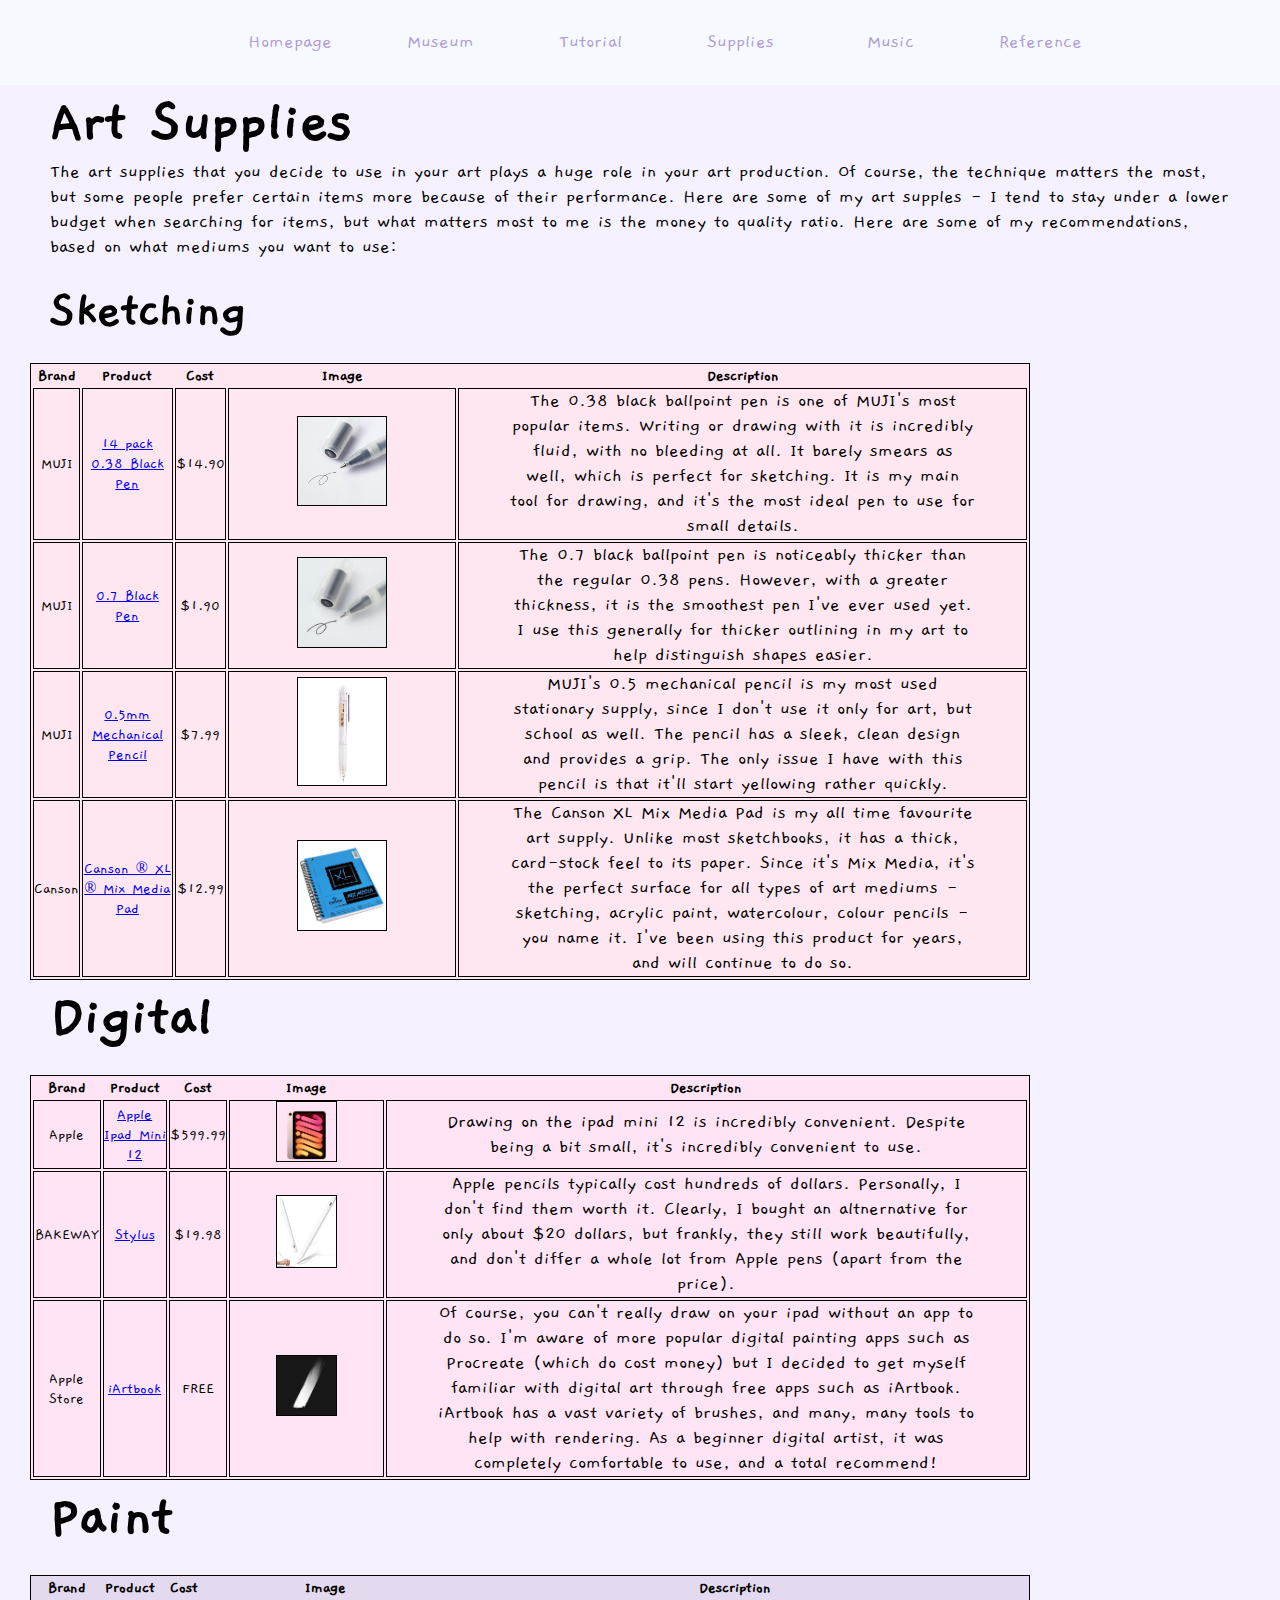
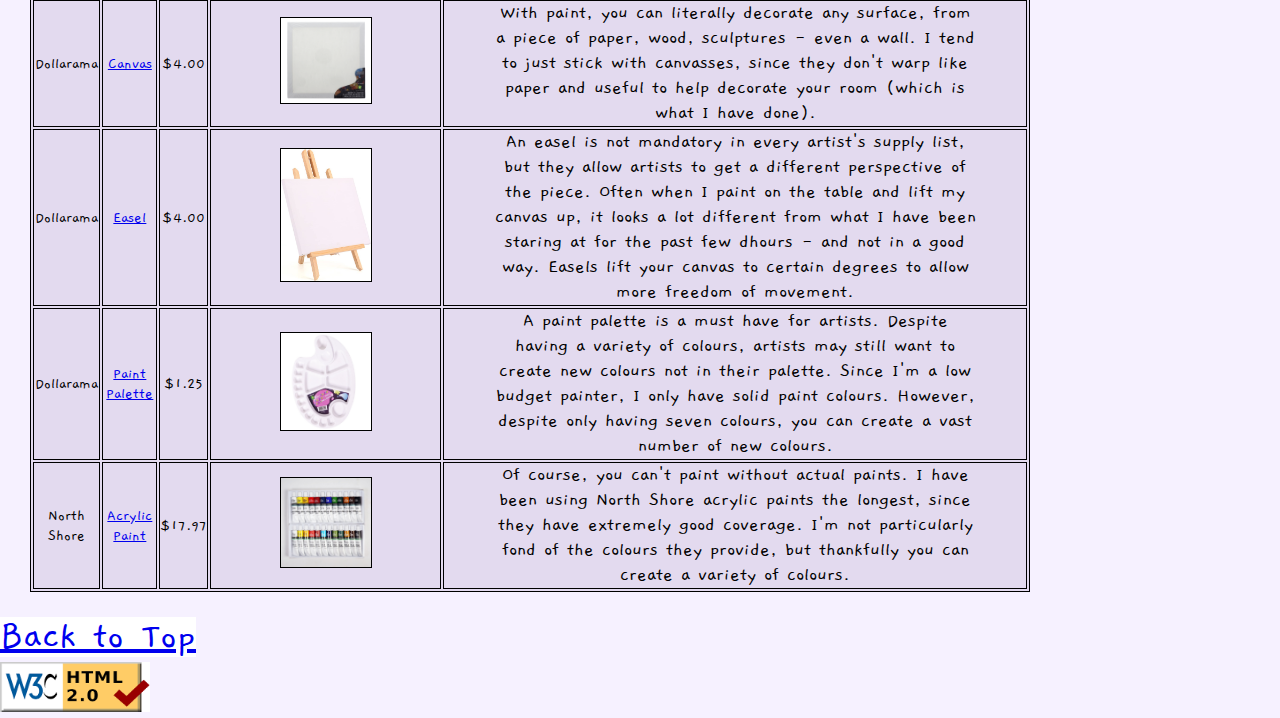
<file: supplies.html>
<!DOCTYPE html>
<html lang="en">
	<head>
		<!--Heading metadata-->
		<meta charset = "UTF-8">
		<title>Supplies</title>
		<link href = "style.css" rel="stylesheet" type = "text/css">
		<link href = "images/favicon.png" rel="icon"  type = "images/x-icon">
	</head>
	<body>
		<!--Menu bar to go to other pages in webiste-->
		<div class = "menu-bar">
			<ul>
				<li><a href = "index.html">Homepage</a></li>
				<li><a href = "gallery.html">Museum</a></li>
				<li><a href = "art_process.html">Tutorial</a></li>
				<li><a href = "supplies.html">Supplies</a></li>
				<li><a href = "music.html">Music</a></li>
				<li><a href="reference.html">Reference</a></li>
			</ul>	
		</div>
		<!--Introduction-->
		<h1>Art Supplies</h1>
			<p>
				The art supplies that you decide to use in your art plays a huge role in your art production. Of course, the technique matters the most, but some people prefer
				certain items more because of their performance. Here are some of my art supples - I tend to stay under a lower budget when searching for items, but what matters 
				most to me is the money to quality ratio. Here are some of my recommendations, based on what mediums you want to use:
			</p>			
			<br>
		<!--Sketching Supplies-->
		<div>
			<h2>Sketching</h2>
				<table class="sketching">
					<tr>
						<th>Brand</th>
						<th>Product</th>
						<th>Cost</th>
						<th>Image</th>
						<th>Description</th>
					</tr>
					<tr>
						<td>MUJI</td>
						<td><a href="https://www.muji.us/products/gel-ink-cap-type-ballpoint-pen-0-38mm-10-pieces-set-9a63?nosto=searchpage-nosto-1" class="tableimage">14 pack 0.38 Black Pen</a></td>
						<td>$14.90</td>
						<td><img src="images/muji0.38pen.jpg" alt="0.38 pen"></td>
						<td>
							<p>
								The 0.38 black ballpoint pen is one of MUJI's most popular items. Writing or drawing with it is incredibly
								fluid, with no bleeding at all. It barely smears as well, which is perfect for sketching. It is my main tool for drawing, and it's the most
								ideal pen to use for small details.
							</p>
						</td>
					</tr>
					<tr>
						<td>MUJI</td>
						<td><a href="https://muji.ca/products/gel-pen-cap-type-0-7mm">0.7 Black Pen</a></td>
						<td>$1.90</td>
						<td><img src="images/muji0.7pen.png" class="tableimage" alt="0.7pen"></td>
						<td>
							<p>
								The 0.7 black ballpoint pen is noticeably thicker than the regular 0.38 pens. However, with a greater thickness, it is the smoothest
								pen I've ever used yet. I use this generally for thicker outlining in my art to help distinguish shapes easier.
							</p>
						</td>
					</tr>
					<tr>
						<td>MUJI</td>
						<td><a href="https://www.amazon.ca/3SET-Muji-Polycarbonate-Mechanical-Pencil/dp/B01MXZGQO7/ref=sr_1_3?crid=1XYK794AUWMLR&keywords=muji%2Bpencil&qid=1686620170&sprefix=muji%2Bpencikl%2Caps%2C118&sr=8-3&th=1">0.5mm Mechanical Pencil</a></td>
						<td>$7.99</td>
						<td><img src="images/mujipencil.jpg" alt = "pencil" class="tableimage"></td>
						<td>
							<p>
								MUJI's 0.5 mechanical pencil is my most used stationary supply, since I don't use it only for art, but school as well. The pencil has a sleek, clean design
								and provides a grip. The only issue I have with this pencil is that it'll start yellowing rather quickly.
							</p>
						</td>
					</tr>
					<tr>
						<td>Canson</td>
						<td><a href="https://canada.michaels.com/en/canson-xl-mix-media-pad/M10145801.html">Canson &#174; XL &#174; Mix Media Pad</a></td>
						<td>$12.99</td>
						<td><img src="images/sketchbook.jpg" class="tableimage" alt="sketchbook"></td>
						<td>
							<p>
								The Canson XL Mix Media Pad is my all time favourite art supply. Unlike most sketchbooks, it has a thick, card-stock feel to its paper. 
								Since it's Mix Media, it's the perfect surface for all types of art mediums - sketching, acrylic paint, watercolour, colour pencils - you name it. I've been
								using this product for years, and will continue to do so.
							</p>
						</td>
					</tr>
				</table>
		</div>
			
			
		<!--Digital Art Supplies-->
		<div>
			<h1>Digital</h1>
				<table  class="digital">
					<tr>
						<th>Brand</th>
						<th>Product</th>
						<th>Cost</th>
						<th>Image</th>
						<th>Description</th>
					</tr>
					<tr>
						<td>Apple</td>
						<td><a href="https://www.apple.com/ca/ipad-mini/">Apple Ipad Mini 12</a></td>
						<td>$599.99</td>
						<td><img src="images/ipadmini.png" alt="Ipad Mini 12"></td>
						<td>
							<p>
								Drawing on the ipad mini 12 is incredibly convenient. Despite being a bit small, it's incredibly convenient to use. 
							</p>
						</td>
					</tr>
					<tr>
						<td>BAKEWAY</td>
						<td><a href="https://www.amazon.ca/Stylus-Rejection-Magnetic-2018-2022-Pulgadas/dp/B0BTW2F9D9/ref=sr_1_2_sspa?crid=1RQJS4ULS3DGC&keywords=bakeway+stylus&qid=1687046088&sprefix=bakeway+stylus%2Caps%2C97&sr=8-2-spons&sp_csd=d2lkZ2V0TmFtZT1zcF9hdGY&psc=1">Stylus</a></td>
						<td>$19.98</td>
						<td><img src="images/stylus.jpg" alt="stylus"></td>
						<td>
							<p>
							Apple pencils typically cost hundreds of dollars. Personally, I don't find them worth it. Clearly, I bought an altnernative for only about $20
							dollars, but frankly, they still work beautifully, and don't differ a whole lot from Apple pens (apart from the price). 
							</p>
						</td>
					</tr>
					<tr>
						<td>Apple Store</td>
						<td><a href="https://apps.apple.com/us/app/iartbook-digital-painting/id1451457615">iArtbook</a></td>
						<td>FREE</td>
						<td><img src="images/iartbook.jpg" alt="iartbook"></td>
						<td>
							<p>
								Of course, you can't really draw on your ipad without an app to do so. I'm aware of more popular digital painting apps such as Procreate (which do
								cost money) but I decided to get myself familiar with digital art through free apps such as iArtbook. iArtbook has a vast variety of brushes, and 
								many, many tools to help with rendering. As a beginner digital artist, it was completely comfortable to use, and a total recommend!
							</p>
						</td>
					</tr>						
				</table>
		</div>
			
		<!--Painting-->			
		<div>
			<h1>Paint</h1>
				<table class="painting">
					<tr>
						<th>Brand</th>
						<th>Product</th>
						<th>Cost</th>
						<th>Image</th>
						<th>Description</th>
					</tr>
					<tr>
						<td>Dollarama</td>
						<td><a href="https://www.dollarama.com/en-CA/p-10x10-wood-framed-artist-canvas/3068625">Canvas</a></td>
						<td>$4.00</td>
						<td><img src="images/canvas.png" alt="canvas"></td>
						<td>
							<p>
								With paint, you can literally decorate any surface, from a piece of paper, wood, sculptures - even a wall. I tend to just stick with canvasses, 
								since they don't warp like paper and useful to help decorate your room (which is what I have done). 
							</p>
						</td>
					</tr>
					<tr>
						<td>Dollarama</td>
						<td><a href="https://www.amazon.ca/Tosnail-Canvas-Painting-Drawing-Decoration/dp/B01HJAXOQK">Easel</a></td>
						<td>$4.00</td>
						<td><img src="images/easel.jpg" alt="easel"></td>
						<td>
							<p>
								An easel is not mandatory in every artist's supply list, but they allow artists to get a different perspective of the piece. Often when I paint
								on the table and lift my canvas up, it looks a lot different from what I have been staring at for the past few dhours - and not in a good way. 
								Easels lift your canvas to certain degrees to allow more freedom of movement.
							</p>
						</td>
					</tr>
					<tr>
						<td>Dollarama</td>
						<td><a href="https://www.dollarama.com/en-CA/p-plastic-paint-palette/3006167">Paint Palette</a></td>
						<td>$1.25</td>
						<td><img src="images/plasticpalette.png" alt="acrylics"></td>
						<td>
							<p>
								A paint palette is a must have for artists. Despite having a variety of colours, artists may still want to create new colours not in their palette.
								Since I'm a low budget painter, I only have solid paint colours. However, despite only having seven colours, you can create a vast number of new colours.
							</p>
						</td>
					<tr>
						<td>North Shore</td>
						<td><a href="https://www.walmart.ca/en/ip/north-shore-24-piece-acrylic-paint-assorted/6000205382454">Acrylic Paint</a></td>
						<td>$17.97</td>
						<td><img src="images/acrylics.jpg" alt="acrylics"></td>
						<td>
							<p>
								Of course, you can't paint without actual paints. I have been using North Shore acrylic paints the longest, since they have extremely good coverage. I'm
								not particularly fond of the colours they provide, but thankfully you can create a variety of colours.
							<p>
						</td>
				</table>					
				<br>
		</div>		
		<!--Back to top button-->
		<a class="backtotop" href="supplies.html">Back to Top</a>
		<br>
		<!--HTML validator-->
		<a href="https://validator.w3.org/nu/?doc=https%3A%2F%2Fchengrace12.github.io%2Fhome%2Fsupplies.html"><img class="validator"  src="images/html_validator.png" alt="html_validator"></a>
	</body>
</html>
</file>
<file: style.css>
*{
	padding: 0;
	margin: 0;
	box-sizing: border-box;
}
/**Import special font**/
@font-face{
	font-family:myFont;
	src:url(Gaegu-Regular.ttf);
}
body {
	padding:0;
	margin:0;
	background-color: rgb(246,241,255);	
	box-sizing: border-box;
	font-family:myFont;
}
h1{
	margin-left: 10px;
	font-family:myFont;
	font-size:60px;
}
/**CSS rules for menu bar**/
.menu-bar{
	position:sticky;
	top:0;
	background: rgb(246,250,255);
	text-align: center;
	font-size:20px;
	z-index:1000;
}
.menu-bar ul{
	display: inline-flex;
	list-style: none;
	color: #fff;
}
.menu-bar ul li{
	width: 120px;
	margin: 15px;
	padding: 15px;
}
.menu-bar ul li a{
	text-decoration: none;
	color: #b19cd8
}
.active, .menu-bar ul li:hover
{
	background: #e9e2ff;
	border-radius: 3px;
	
}
/**Logo image styling**/
.logo{
	width:500px;
	height: 160px;
	margin-right: auto;
	margin-left: auto;
	display: block;
}
table img{
	width:40%;
}
/**CSS rules for table background**/
.sketching{
	background-color:#FFE7F1;
}
.painting{
	background-color:#E3DAEF;
}
.digital{
	background-color:#FFE4F5;
}
.sketching, .painting, .digital{
	margin-top: 20px;
	margin-left: 30px;
}
/**table styles**/
table{
	width:1000px;
	margin-left: auto;
	margin-right: auto;
	border: 1px solid black;
}
td,th{

  text-align: center;
}
p, h1,h2, h3{
	margin-left: 50px;
	margin-right:50px;
}

ul{
	margin-left:50px;
}
p{
	font-size:20px;
}
h2{
	font-size:50px;
}
/**history table border**/
.history_table, tr, td{
	border:1px solid black !important;
}
.left_text {
	position:absolute;
	margin-left:300px;
	margin-right: 700px;
	margin-top:50px;
}
.timeline_description{
	float: left; 
	width: 50%; 
	padding: 5px;
}
.under_text{
	position:absolute;
	margin-left:50px;
	margin-right:50px;
	margin-top:590px;
}
.history_table{
	margin-left:50px !important;
	border:1px;
}
.img-right {
	float: right;
}
img{
	border: 1px solid black;
}
.logo, .history_table, .timeline, .contact_image{
	border: 0px;
}
/**iframe dimensions**/
.supply_iframe{
	margin-left:10px;
	height:630px;
	width: 450px;
}
.column{
	float:left;
	width:33.33%;
	padding: 5px;
}
.row::after{
	content:"";
	clear:both;
	display:table;
}

.timeline{
	width:100%;
}
.mygalleryimages{
	width:480px;
	height:480px;
}
/**spotify iframes**/
.spotify{
	border-radius: 12px;
	width:15%;
	height:240px; 
}
.music_image{
	width:16%;
}
.contact_image{
	width:20px;
	height:20px;
}
/**slideshow styling**/
.slideshow1{
	position: relative;
	width: 100%;
	height: 0;
	padding-top: 56.25%;
	padding-bottom: 0;
	box-shadow: 0 2px 8px 0 rgba(63, 69, 81, 0.16);
	margin-top: 1.6em;
	margin-bottom: 0.9em;
	overflow: hidden;
	border-radius: 8px;
}
.slideshow2{
	position: absolute;
	width: 100%;
	height: 100%;
	top: 0;
	left: 0;
	border: none;
	padding: 0;
	margin: 0;
}
/**back to top link**/
.backtotop{
	font-size:40px;
	background-color:white;
}
/**validator image**/
.validator{
	width:150px;
	height:50px;
	border: 0px;
}
.profile{
	height:100px;
	margin-left:50px;
}
#list_of_arts{
	font-size:25px;
	color:#b19cd8;
}
b,h3{
	color:#b19cd8;
}
#contact{
	font-size: 25px;
}
/**Make buttons for tutorials and make them larger when hovered**/
.button{
	margin-top:50px;
	margin-left:50px;
	border: 0px;
	width: 500px;
	height:150px;
}
.button:hover{
	width:600px;
	height:180px;
}
</file>
